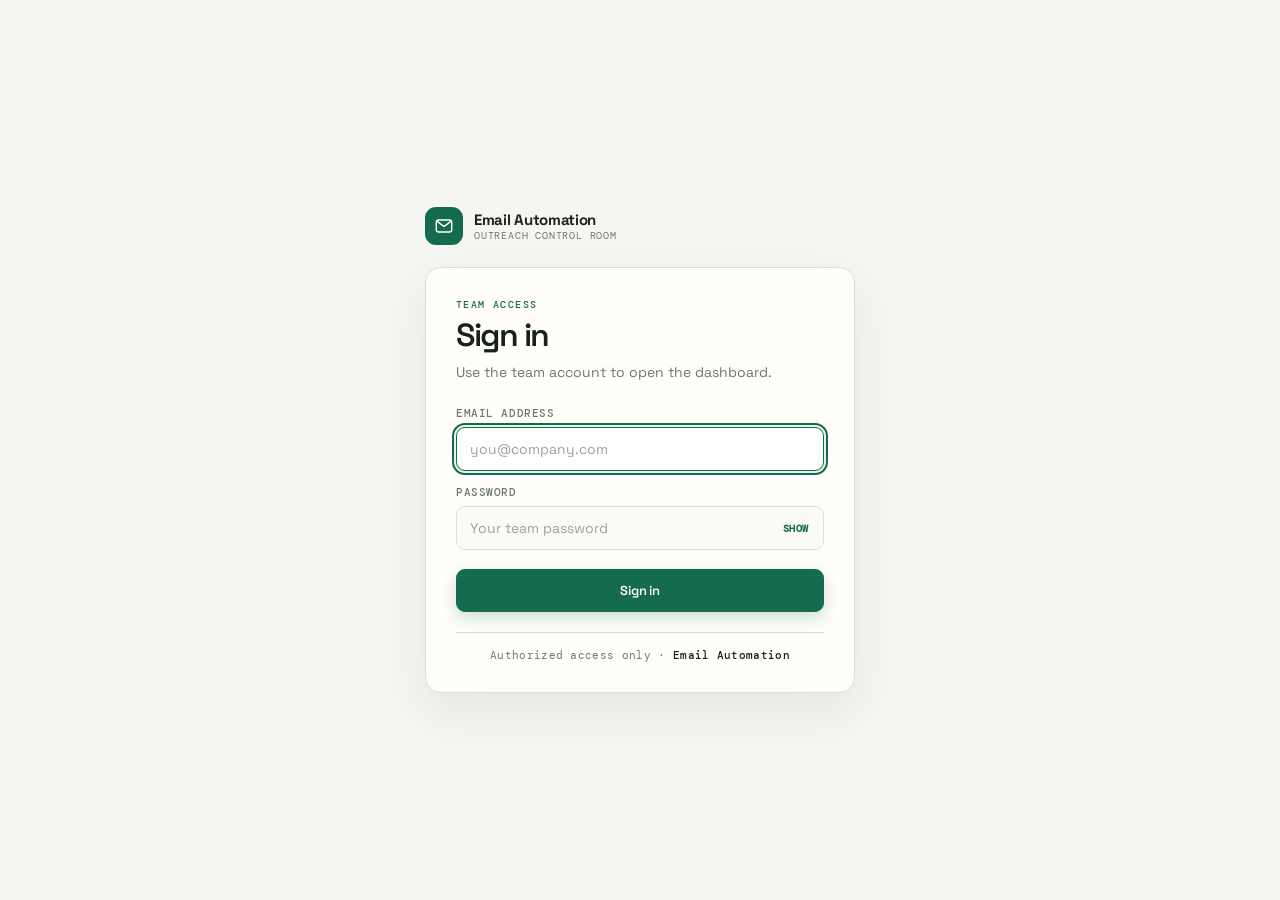
<file: frontend/login.html>
<!DOCTYPE html>
<html lang="en">
<head>
  <meta charset="UTF-8">
  <meta name="viewport" content="width=device-width, initial-scale=1.0">
  <title>Sign in · Email Automation</title>
  <link rel="preconnect" href="https://fonts.googleapis.com">
  <link rel="preconnect" href="https://fonts.gstatic.com" crossorigin>
  <link href="https://fonts.googleapis.com/css2?family=DM+Mono:wght@400;500&family=Space+Grotesk:wght@400;500;600;700&display=swap" rel="stylesheet">
  <link rel="icon" type="image/svg+xml" href="/frontend/favicon.svg">
  <link rel="stylesheet" href="/frontend/login.css?v=20261120-logo-static">
</head>
<body>
  <div class="shell">
    <a class="brand" href="/login" aria-label="Email Automation">
      <span class="brand-mark">
        <svg class="brand-logo" viewBox="0 0 24 24" fill="none" aria-hidden="true">
          <rect x="2.75" y="4.75" width="18.5" height="14.5" rx="2.5" stroke="currentColor" stroke-width="1.7"/>
          <path d="M3.75 6.5 12 12.6l8.25-6.1" stroke="currentColor" stroke-width="1.7" stroke-linecap="round" stroke-linejoin="round"/>
        </svg>
      </span>
      <span>
        <strong>Email Automation</strong>
        <small>Outreach control room</small>
      </span>
    </a>

    <div class="card">
      <p class="eyebrow">Team access</p>
      <h1>Sign in</h1>
      <p class="sub">Use the team account to open the dashboard.</p>

      <form id="login-form" novalidate>
        <label>Email address
          <input id="login-email" type="email" name="email" placeholder="you@company.com" autocomplete="username" maxlength="320" required autofocus>
        </label>
        <label>Password
          <span class="password-wrap">
            <input id="login-password" type="password" name="password" placeholder="Your team password" autocomplete="current-password" maxlength="200" required>
            <button type="button" class="toggle" id="toggle-password" aria-label="Show password">Show</button>
          </span>
        </label>
        <div id="login-error" class="error" role="alert"></div>
        <button type="submit" class="submit" id="login-submit">Sign in</button>
      </form>

      <div class="foot">Authorized access only · <strong>Email Automation</strong></div>
    </div>
  </div>

  <script src="/frontend/login.js"></script>
</body>
</html>
</file>
<file: frontend/login.css>
:root {
  --ink: #18211f;
  --muted: #6d7773;
  --line: #d9ded8;
  --paper: #f5f6f1;
  --white: #fffef9;
  --green: #156b50;
  --green-dark: #0f5a42;
  --green-soft: #e3f2e9;
  --red: #b42318;
  --red-soft: #fff5f5;
  --mono: "DM Mono", monospace;
  --display: "Space Grotesk", sans-serif;
}

* { box-sizing: border-box; }

body {
  margin: 0;
  min-height: 100vh;
  display: grid;
  place-items: center;
  padding: 24px;
  background: var(--paper);
  color: var(--ink);
  font-family: var(--display);
  -webkit-font-smoothing: antialiased;
}

body::before {
  content: "";
  position: fixed;
  inset: 0;
  pointer-events: none;
  opacity: 0.32;
  background-image: radial-gradient(#aeb8ae 0.7px, transparent 0.7px);
  background-size: 20px 20px;
}

.shell { position: relative; width: 100%; max-width: 430px; }

.brand {
  display: inline-flex;
  align-items: center;
  gap: 11px;
  margin-bottom: 22px;
  text-decoration: none;
  color: inherit;
}

.brand-mark {
  display: grid;
  place-items: center;
  width: 38px;
  height: 38px;
  border-radius: 11px;
  background: var(--green);
  color: #fff;
  font: 500 12px var(--mono);
  letter-spacing: 0.04em;
}

.brand-logo { display: block; width: 20px; height: 20px; }

.brand strong { display: block; font-size: 15px; letter-spacing: -0.02em; }
.brand small { display: block; color: var(--muted); font: 10px var(--mono); letter-spacing: 0.08em; text-transform: uppercase; }

.card {
  padding: 30px;
  border: 1px solid var(--line);
  border-radius: 16px;
  background: var(--white);
  box-shadow: 0 18px 50px rgba(24, 33, 31, 0.08);
}

.eyebrow { margin: 0 0 8px; color: var(--green); font: 500 10px var(--mono); letter-spacing: 0.14em; text-transform: uppercase; }
h1 { margin: 0; font-size: 32px; line-height: 1.05; letter-spacing: -0.045em; font-weight: 600; }
.sub { margin: 10px 0 24px; color: var(--muted); font-size: 14px; line-height: 1.5; }

form { display: grid; gap: 15px; }

label {
  display: grid;
  gap: 7px;
  color: var(--muted);
  font: 500 10.5px var(--mono);
  letter-spacing: 0.055em;
  text-transform: uppercase;
}

input {
  width: 100%;
  padding: 12px 13px;
  border: 1px solid var(--line);
  border-radius: 9px;
  background: #fbfbf6;
  color: var(--ink);
  font: 14px var(--display);
  letter-spacing: normal;
  text-transform: none;
  outline: none;
  transition: border-color 0.15s ease, box-shadow 0.15s ease, background 0.15s ease;
}

input::placeholder { color: #9aa39e; }
input:focus { border-color: var(--green); background: #fff; box-shadow: 0 0 0 3px var(--green-soft); }

.password-wrap { position: relative; }
.password-wrap input { padding-right: 66px; }

.toggle {
  position: absolute;
  right: 6px;
  top: 50%;
  transform: translateY(-50%);
  padding: 6px 9px;
  border: 0;
  border-radius: 6px;
  background: transparent;
  color: var(--green);
  font: 600 10px var(--mono);
  letter-spacing: 0.06em;
  text-transform: uppercase;
  cursor: pointer;
}

.toggle:hover { background: var(--green-soft); }

.error {
  display: none;
  padding: 10px 13px;
  border: 1px solid #f3c4bd;
  border-left: 3px solid var(--red);
  border-radius: 7px;
  background: var(--red-soft);
  color: var(--red);
  font: 12px var(--mono);
  line-height: 1.45;
}

.error.show { display: block; }

.submit {
  display: inline-flex;
  align-items: center;
  justify-content: center;
  gap: 8px;
  width: 100%;
  margin-top: 4px;
  padding: 12px 16px;
  border: 1px solid var(--green);
  border-radius: 9px;
  background: var(--green);
  color: #fff;
  font: 600 13px var(--display);
  letter-spacing: -0.01em;
  cursor: pointer;
  box-shadow: 0 6px 16px rgba(21, 107, 80, 0.2);
  transition: background 0.15s ease, border-color 0.15s ease, transform 0.15s ease;
}

.submit:hover:not(:disabled) { background: var(--green-dark); border-color: var(--green-dark); transform: translateY(-1px); }
.submit:disabled { opacity: 0.55; cursor: wait; }
.submit:focus-visible, .toggle:focus-visible, input:focus-visible { outline: 2px solid var(--green); outline-offset: 2px; }

.foot {
  margin-top: 20px;
  padding-top: 16px;
  border-top: 1px solid var(--line);
  text-align: center;
  color: var(--muted);
  font: 10.5px var(--mono);
  letter-spacing: 0.03em;
}

.foot strong { color: var(--ink); font-weight: 500; }

@media (max-width: 480px) {
  .card { padding: 22px; }
  h1 { font-size: 28px; }
}

@media (prefers-reduced-motion: reduce) {
  *, *::before, *::after { transition-duration: 0.01ms !important; animation-duration: 0.01ms !important; }
}
</file>
